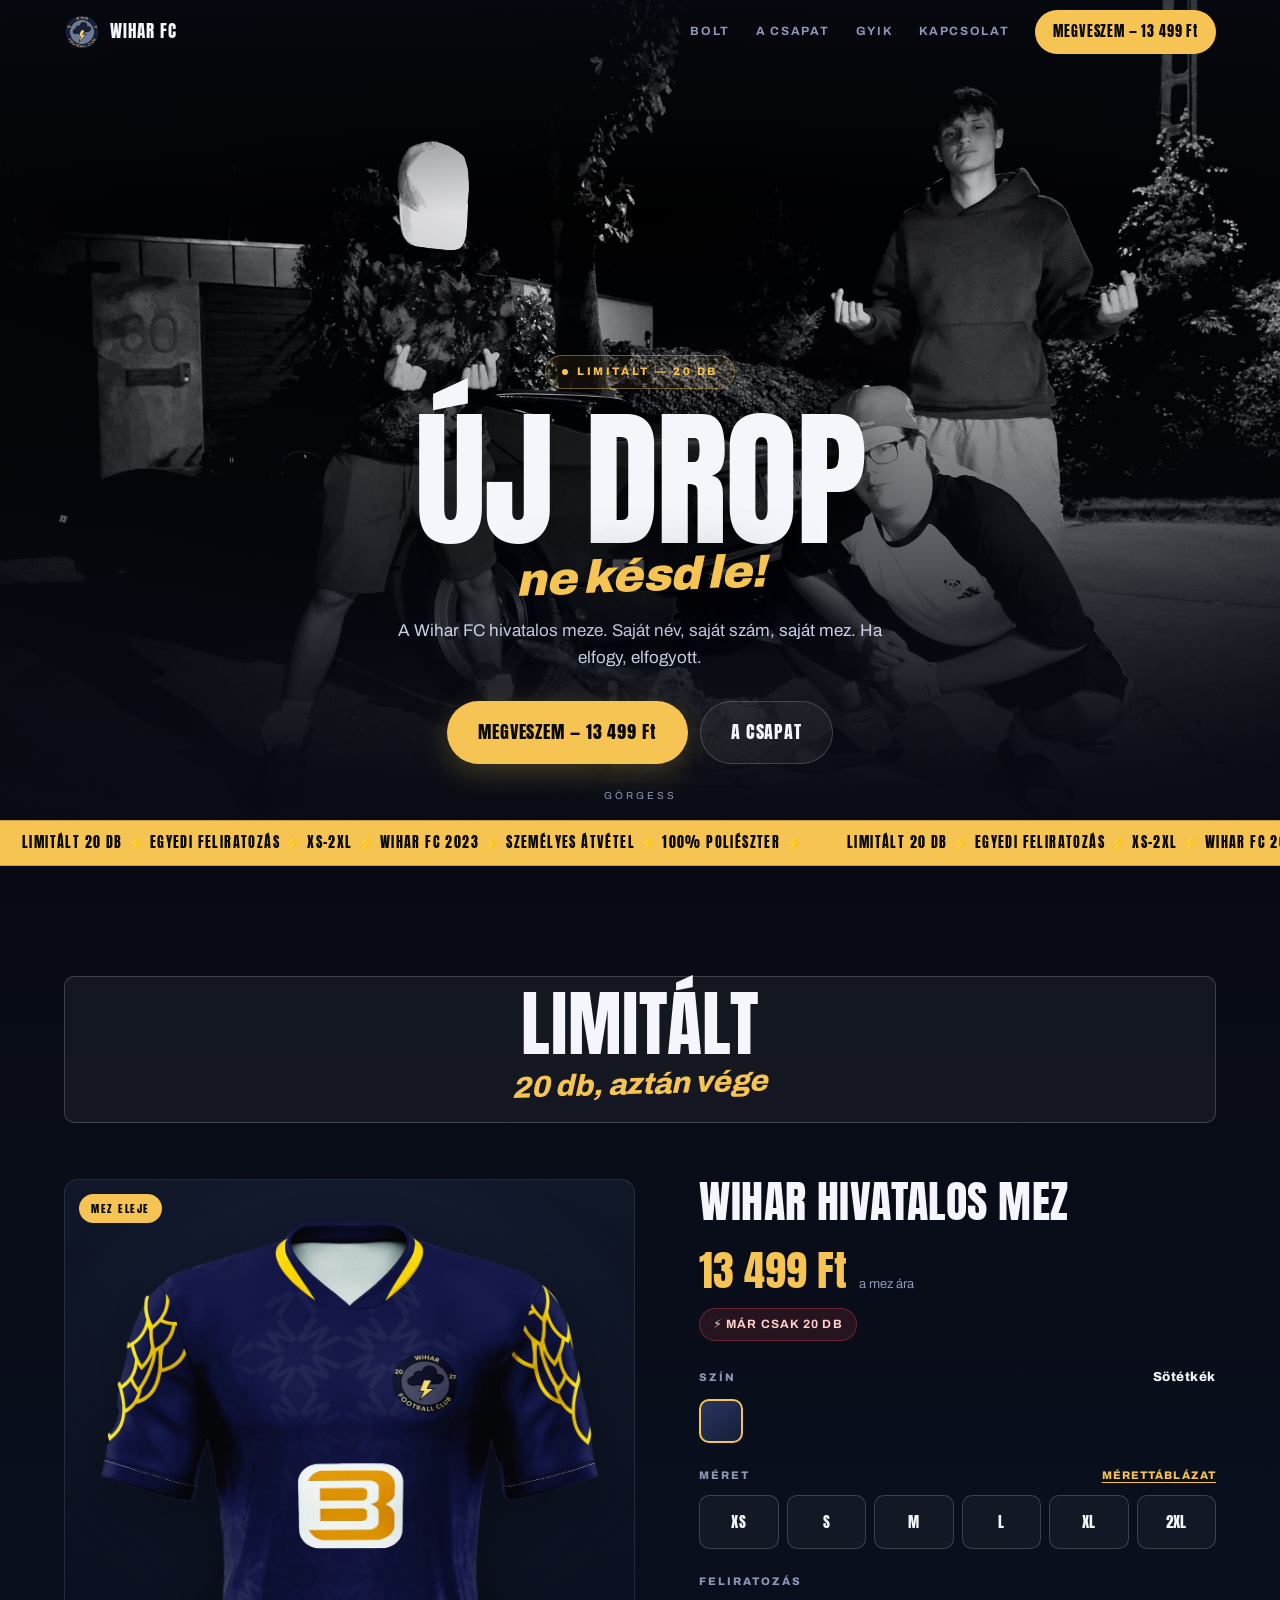
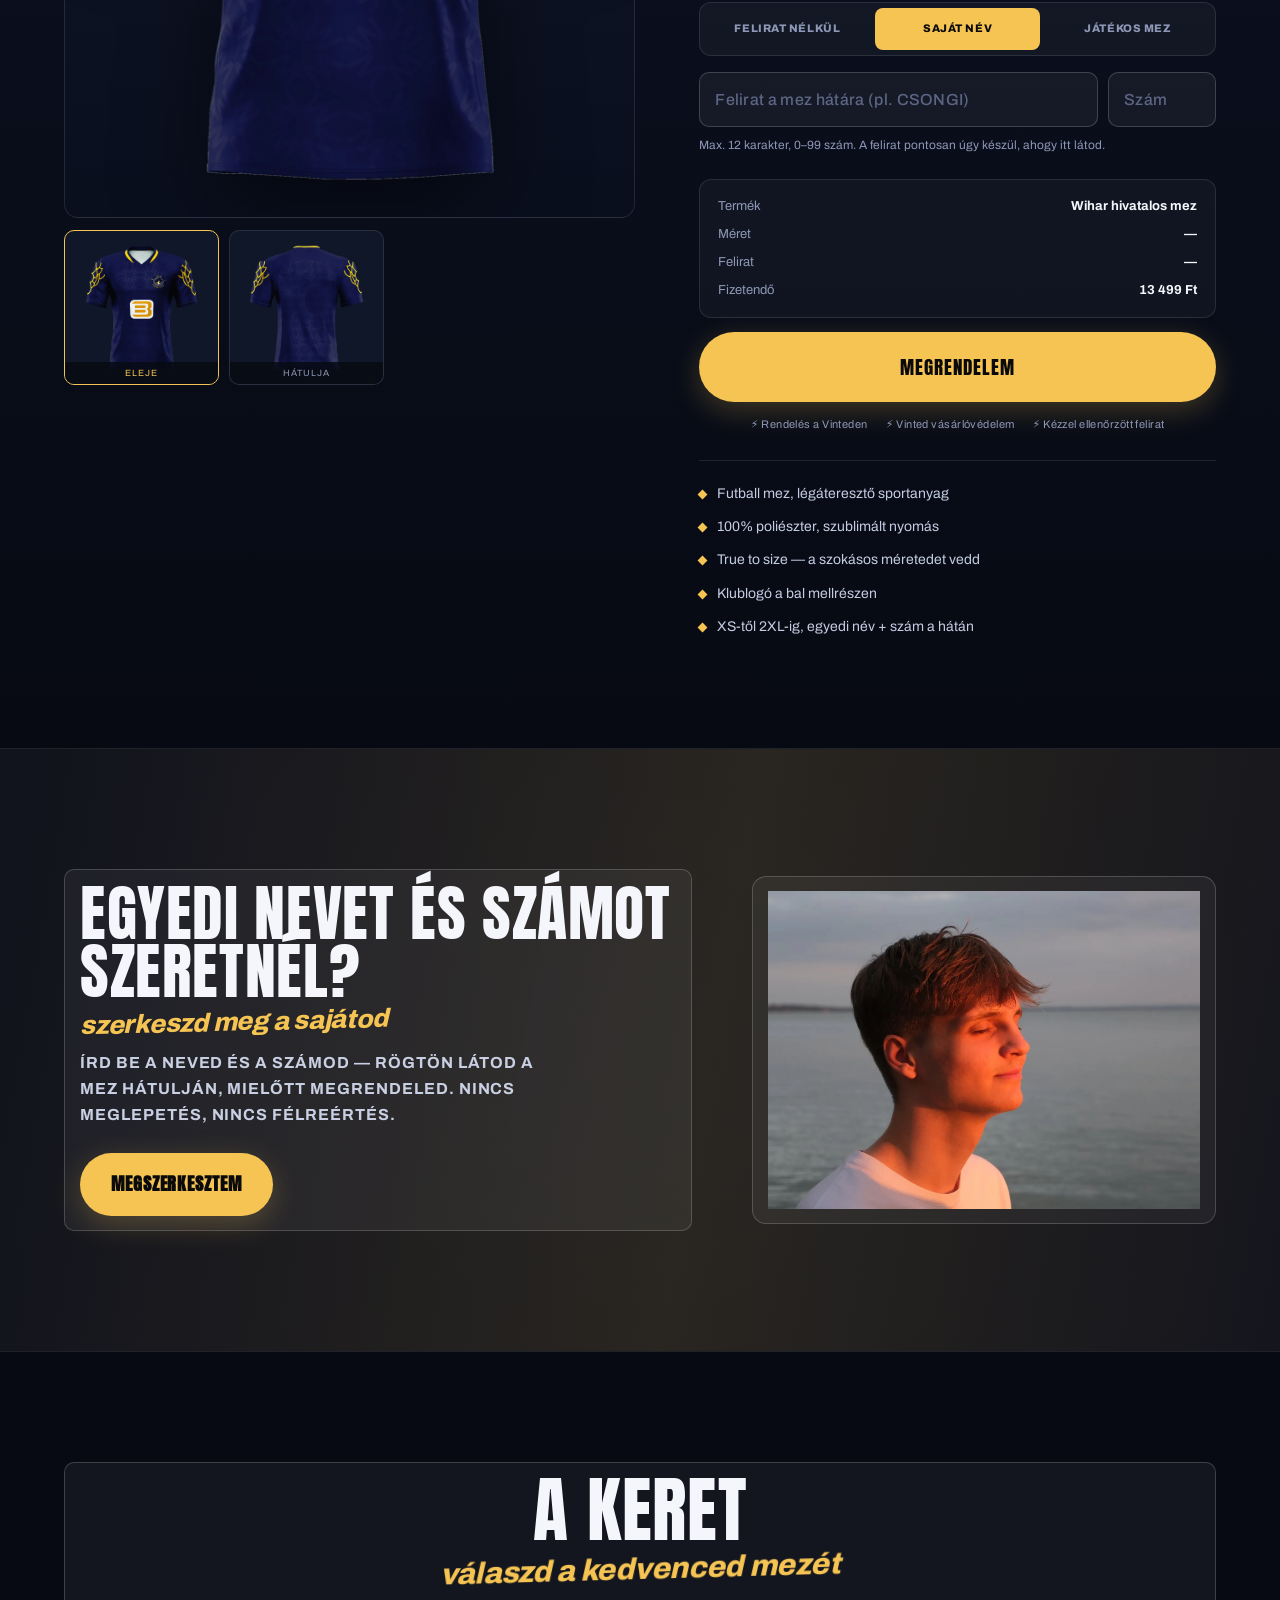
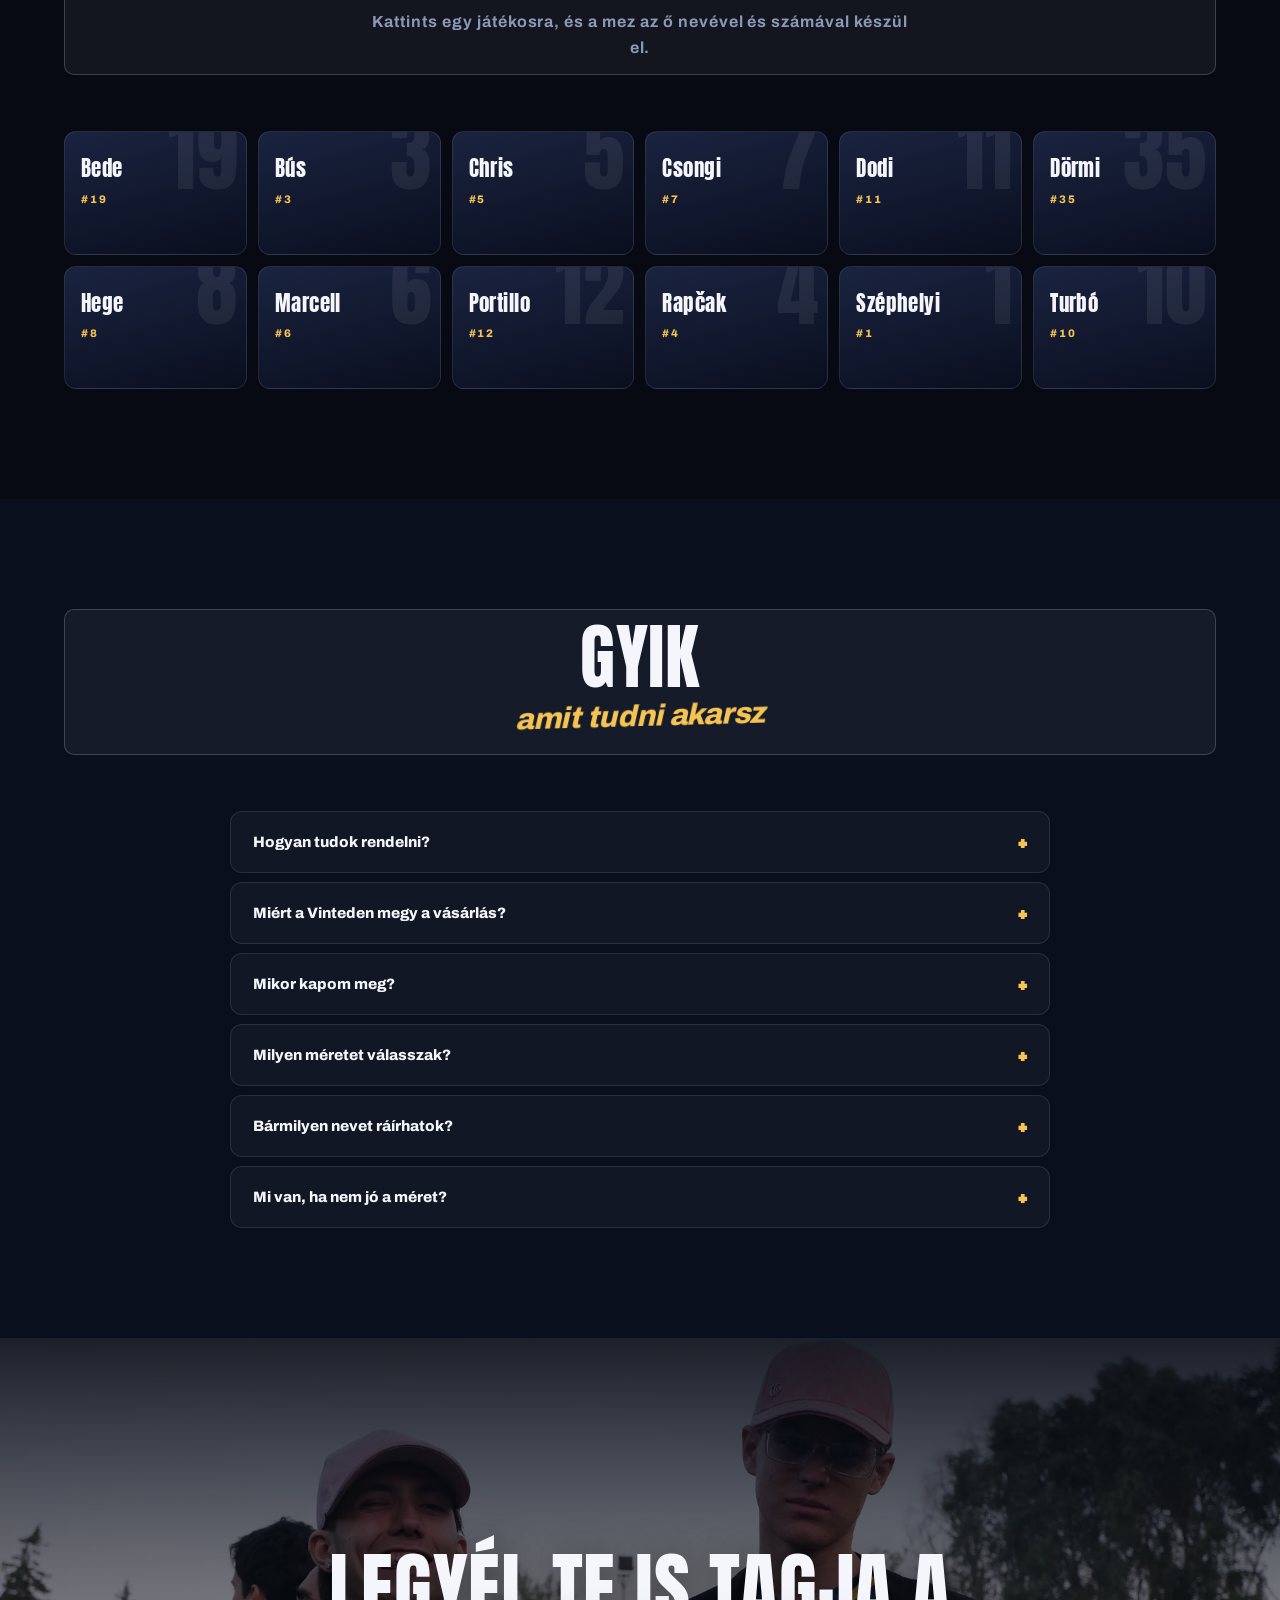
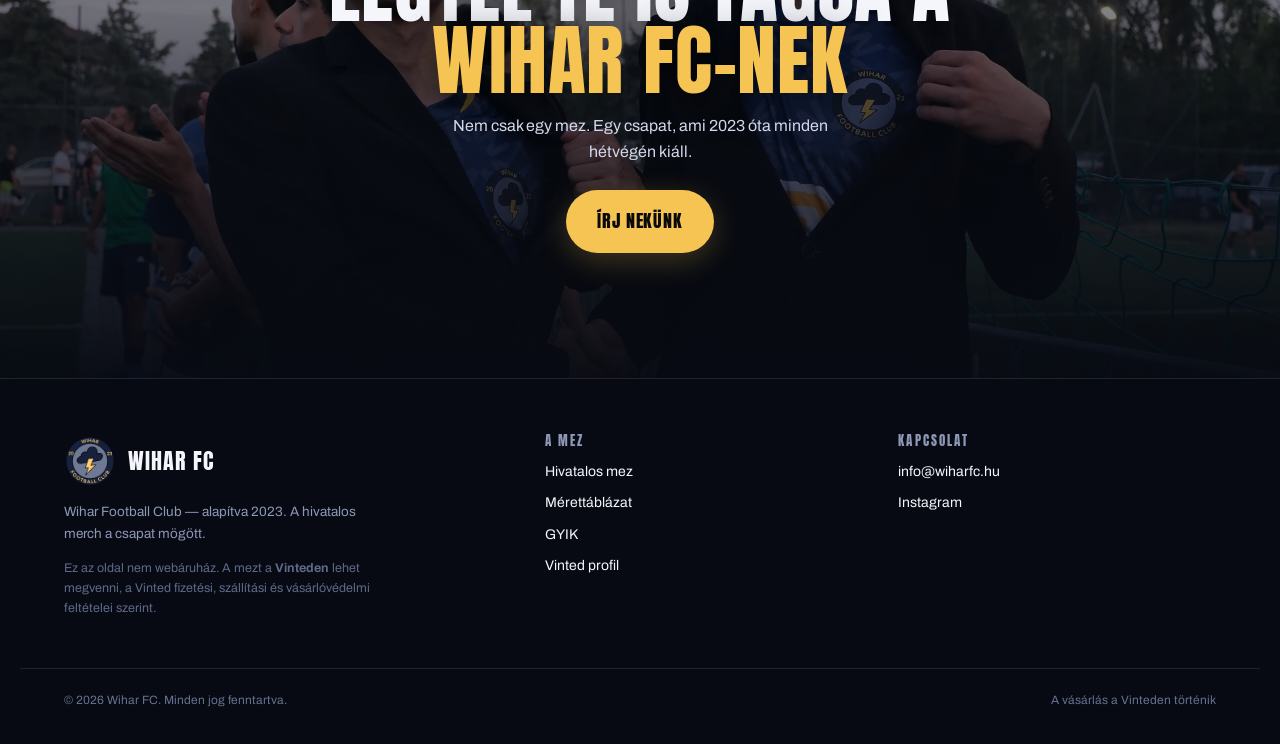
<file: index.html>
<!DOCTYPE html>
<html lang="hu">
<head>
<meta charset="utf-8">
<meta name="viewport" content="width=device-width,initial-scale=1,viewport-fit=cover">
<title>Wihar FC — Hivatalos mez | wiharfc.hu</title>
<meta name="description" content="A Wihar FC hivatalos, limitált szériás futballmeze. Egyedi névvel és számmal, XS–2XL méretben. Csak 20 darab.">
<meta name="theme-color" content="#070A12">
<link rel="canonical" href="https://wiharfc.hu/">
<link rel="icon" href="assets/favicon.png" type="image/png">
<link rel="apple-touch-icon" href="assets/icon-192.png">
<link rel="manifest" href="site.webmanifest">
<meta property="og:type" content="website">
<meta property="og:site_name" content="Wihar FC">
<meta property="og:locale" content="hu_HU">
<meta property="og:url" content="https://wiharfc.hu/">
<meta property="og:title" content="Wihar FC — Hivatalos mez">
<meta property="og:description" content="Limitált szériás Wihar FC mez, egyedi névvel és számmal. Csak 20 darab.">
<meta property="og:image" content="https://wiharfc.hu/assets/team.jpg">
<meta name="twitter:card" content="summary_large_image">
<link rel="preload" href="assets/fonts/anton-latin-ext.woff2" as="font" type="font/woff2" crossorigin>
<link rel="preload" href="assets/fonts/archivo-latin-ext.woff2" as="font" type="font/woff2" crossorigin>
<link rel="stylesheet" href="css/style.css">
</head>
<body>
<a class="skip" href="#bolt">Ugrás a boltra</a>

<!-- ======================= HEADER ======================= -->
<header class="hdr" id="hdr">
  <div class="wrap hdr-in">
    <a class="brand" href="#top" aria-label="Wihar FC kezdőlap">
      <img src="assets/logo.png" alt="" width="36" height="36">
      <span>WIHAR&nbsp;FC</span>
    </a>
    <button class="burger" id="burger" aria-label="Menü" aria-expanded="false" aria-controls="nav"><span></span></button>
    <nav class="nav" id="nav">
      <a href="#bolt">Bolt</a>
      <a href="#csapat">A csapat</a>
      <a href="#gyik">GYIK</a>
      <a href="#kapcsolat">Kapcsolat</a>
      <button class="hdr-cta" data-scroll="#bolt">MEGVESZEM</button>
    </nav>
  </div>
</header>

<!-- ======================= HERO ======================= -->
<section class="hero" id="top">
  <div class="hero-bg">
    <picture>
      <source media="(max-width:700px)" type="image/webp" srcset="assets/hero-sm.webp">
      <source media="(max-width:700px)" srcset="assets/hero-sm.jpg">
      <source type="image/webp" srcset="assets/hero.webp">
      <img src="assets/hero.jpg" alt="Wihar FC csapattagok" fetchpriority="high" width="2000" height="1234">
    </picture>
  </div>
  <div class="wrap hero-in">
    <span class="eyebrow"><span class="dot"></span> Limitált — 20 db</span>
    <h1>ÚJ DROP<em>ne késd le!</em></h1>
    <p>A Wihar FC hivatalos meze. Saját név, saját szám, saját mez. Ha elfogy, elfogyott.</p>
    <div class="hero-btns">
      <button class="btn btn-primary" data-scroll="#bolt">MEGVESZEM — 13 499 FT</button>
      <a class="btn btn-ghost" href="#csapat">A CSAPAT</a>
    </div>
  </div>
  <span class="scroll-hint" aria-hidden="true">GÖRGESS</span>
</section>

<!-- ======================= TICKER ======================= -->
<div class="ticker" aria-hidden="true">
  <div class="ticker-track">
    <span>LIMITÁLT 20 DB ⚡ EGYEDI FELIRATOZÁS ⚡ XS–2XL ⚡ WIHAR FC 2023 ⚡ SZEMÉLYES ÁTVÉTEL ⚡ 100% POLIÉSZTER ⚡</span>
    <span>LIMITÁLT 20 DB ⚡ EGYEDI FELIRATOZÁS ⚡ XS–2XL ⚡ WIHAR FC 2023 ⚡ SZEMÉLYES ÁTVÉTEL ⚡ 100% POLIÉSZTER ⚡</span>
  </div>
</div>

<!-- ======================= PRODUCT ======================= -->
<main>
<section class="sec" id="bolt">
  <div class="wrap">
    <div class="sec-head rv">
      <h2>LIMITÁLT</h2>
      <span class="script">20 db, aztán vége</span>
    </div>

    <div class="product">
      <!-- ---------- gallery ---------- -->
      <div class="gallery">
        <div class="stage">
          <span class="stage-badge" id="stageBadge">MEZ ELEJE</span>

          <div class="slide on" data-slide="0">
            <picture>
              <source srcset="assets/jersey-front.webp" type="image/webp">
              <img src="assets/jersey-front.png" alt="Wihar FC mez eleje" width="1100" height="1231">
            </picture>
          </div>

          <div class="slide" data-slide="1">
            <div class="shirt">
              <picture>
                <source srcset="assets/jersey-back.webp" type="image/webp">
                <img src="assets/jersey-back.png" alt="Wihar FC mez hátulja" width="1100" height="1213" loading="lazy">
              </picture>
              <!-- live feliratozás előnézet -->
              <svg class="print" viewBox="0 0 1100 1213" preserveAspectRatio="xMidYMid meet" aria-hidden="true">
                <text class="pname" id="pvName" x="550" y="315" text-anchor="middle" font-size="120"></text>
                <text class="pnum"  id="pvNum"  x="550" y="703" text-anchor="middle" font-size="430"></text>
              </svg>
            </div>
          </div>

        </div>

        <div class="thumbs" role="tablist" aria-label="Termékképek">
          <button class="thumb on" role="tab" aria-selected="true" data-go="0"><img src="assets/jersey-front.webp" alt="Mez eleje"><span class="thumb-cap">ELEJE</span></button>
          <button class="thumb" role="tab" aria-selected="false" data-go="1"><img src="assets/jersey-back.webp" alt="Mez hátulja"><span class="thumb-cap">HÁTULJA</span></button>
        </div>
      </div>

      <!-- ---------- buy panel ---------- -->
      <div class="buy">
        <h2>WIHAR HIVATALOS MEZ</h2>
        <div class="price"><b id="priceTag">13 499 Ft</b><small>a mez ára</small></div>
        <span class="stock" id="stockTag">⚡ Már csak 20 db</span>

        <div class="field">
          <div class="lbl">Szín <b>Sötétkék</b></div>
          <div class="swatch"><span class="sw" title="Sötétkék" aria-label="Sötétkék"></span></div>
        </div>

        <div class="field">
          <div class="lbl">Méret <button class="lnk" id="openChart" type="button">Mérettáblázat</button></div>
          <div class="sizes" id="sizes" role="group" aria-label="Méret választás"></div>
          <p class="err" id="sizeErr">Válassz méretet a rendeléshez.</p>
        </div>

        <div class="field">
          <div class="lbl">Feliratozás</div>
          <div class="tabs" role="tablist" aria-label="Feliratozás típusa">
            <button class="tab" role="tab" aria-selected="false" data-mode="none">Felirat nélkül</button>
            <button class="tab" role="tab" aria-selected="true"  data-mode="custom">Saját név</button>
            <button class="tab" role="tab" aria-selected="false" data-mode="player">Játékos mez</button>
          </div>

          <div class="mini" aria-hidden="true">
            <span class="tag">Élő előnézet</span>
            <img src="assets/jersey-back.webp" alt="" width="1100" height="1213" loading="lazy">
            <svg viewBox="0 0 1100 1213" preserveAspectRatio="xMidYMid meet">
              <text class="pname" id="mvName" x="550" y="315" text-anchor="middle" font-size="120"></text>
              <text class="pnum"  id="mvNum"  x="550" y="703" text-anchor="middle" font-size="430"></text>
            </svg>
          </div>

          <div id="paneCustom">
            <div class="inputs">
              <input class="in" id="inName" type="text" maxlength="12" placeholder="Felirat a mez hátára (pl. CSONGI)" aria-label="Név a mez hátára" autocomplete="off">
              <input class="in" id="inNum" type="text" inputmode="numeric" maxlength="2" placeholder="Szám" aria-label="Szám a mez hátára" autocomplete="off">
            </div>
            <p class="hint">Max. 12 karakter, 0–99 szám. A felirat pontosan úgy készül, ahogy itt látod.</p>
          </div>

          <div id="panePlayer" hidden>
            <select class="in" id="selPlayer" aria-label="Válassz egy játékost">
              <option value="">Válassz egy játékost…</option>
            </select>
            <p class="hint">A keret hivatalos neve és száma kerül a mezre.</p>
          </div>
        </div>

        <div class="summary">
          <dl>
            <dt>Termék</dt><dd>Wihar hivatalos mez</dd>
            <dt>Méret</dt><dd id="sumSize">—</dd>
            <dt>Felirat</dt><dd id="sumPrint">—</dd>
            <dt>Fizetendő</dt><dd id="sumPrice">13 499 Ft</dd>
          </dl>
        </div>

        <button class="btn btn-primary" id="buyBtn" type="button">MEGRENDELEM</button>
        <div class="assure">
          <span>⚡ Rendelés a Vinteden</span><span>⚡ Vinted vásárlóvédelem</span><span>⚡ Kézzel ellenőrzött felirat</span>
        </div>

        <ul class="specs">
          <li>Futball mez, légáteresztő sportanyag</li>
          <li>100% poliészter, szublimált nyomás</li>
          <li>True to size — a szokásos méretedet vedd</li>
          <li>Klublogó a bal mellrészen</li>
          <li>XS-től 2XL-ig, egyedi név + szám a hátán</li>
        </ul>
      </div>
    </div>
  </div>
</section>

<!-- ======================= PERSONALISE BAND ======================= -->
<section class="band">
  <video autoplay muted loop playsinline poster="assets/bolt-poster.jpg" aria-hidden="true">
    <source src="assets/bolt.mp4" type="video/mp4">
  </video>
  <div class="wrap band-grid">
    <div class="rv">
      <h2>EGYEDI NEVET ÉS SZÁMOT SZERETNÉL?<span class="script">szerkeszd meg a sajátod</span></h2>
      <p>Írd be a neved és a számod — rögtön látod a mez hátulján, mielőtt megrendeled. Nincs meglepetés, nincs félreértés.</p>
      <button class="btn btn-primary" data-scroll="#bolt" data-focus="inName">MEGSZERKESZTEM</button>
    </div>
    <figure class="rv"><picture><source type="image/webp" srcset="assets/portrait.webp"><img src="assets/portrait.jpg" alt="Wihar FC szurkoló" width="1500" height="1000" loading="lazy"></picture></figure>
  </div>
</section>

<!-- ======================= SQUAD ======================= -->
<section class="sec" id="csapat">
  <div class="wrap">
    <div class="sec-head rv">
      <h2>A KERET</h2>
      <span class="script">válaszd a kedvenced mezét</span>
      <p>Kattints egy játékosra, és a mez az ő nevével és számával készül el.</p>
    </div>
    <div class="squad" id="squad"></div>
  </div>
</section>

<!-- ======================= FAQ ======================= -->
<section class="sec" id="gyik" style="background:var(--navy-900)">
  <div class="wrap">
    <div class="sec-head rv"><h2>GYIK</h2><span class="script">amit tudni akarsz</span></div>
    <div class="faq">
      <details><summary>Hogyan tudok rendelni?</summary><div class="body">Itt az oldalon összeállítod a mezed — méret, név, szám —, majd a „Megrendelem” gombra kattintasz. Kapsz egy rövid szöveget, amiben benne van minden, amit kértél. Ezt kimásolod, és beilleszted a Vinteden, üzenetben. Onnantól a Vinteden intézzük.</div></details>
      <details><summary>Miért a Vinteden megy a vásárlás?</summary><div class="body">Mert ott van a fizetés, a szállítás és a Vinted saját vásárlóvédelme is — így neked biztonságosabb. Ez az oldal csak megmutatja a mezt és összerakja a rendelésed, hogy ne kelljen a Vinteden gépelned.</div></details>
      <details><summary>Mikor kapom meg?</summary><div class="body">A mezek egyszerre készülnek, miután összegyűltek a rendelések. A gyártás és a kiszállítás együtt nagyjából 3–4 hét. A pontos állásról a Vinteden szólunk.</div></details>
      <details><summary>Milyen méretet válasszak?</summary><div class="body">A mez true to size, szóval a szokásos méretedet vedd. Ha bizonytalan vagy, nyisd meg a <button class="lnk" data-openchart type="button">mérettáblázatot</button> — mérj le egy pólót, ami jól áll rajtad, és hasonlítsd össze.</div></details>
      <details><summary>Bármilyen nevet ráírhatok?</summary><div class="body">Max. 12 karakter és 0–99 közötti szám. Minden feliratot megnézünk gyártás előtt, és visszaigazoljuk — ha elgépelted, ott még javítható. Sértő feliratot nem gyártunk le.</div></details>
      <details><summary>Mi van, ha nem jó a méret?</summary><div class="body">Írj rá a Vinteden, és megoldjuk. A vásárlás a Vinteden történik, így a Vinted saját vásárlóvédelme és vitarendezése vonatkozik rá. Egyedi felirattal készült mezt cserélni nehéz — ezért is igazoljuk vissza a feliratot és a méretet, mielőtt bármi elkészül.</div></details>
    </div>
  </div>
</section>
</main>

<!-- ======================= JOIN ======================= -->
<section class="join">
  <picture>
    <source media="(max-width:700px)" type="image/webp" srcset="assets/team-sm.webp">
    <source media="(max-width:700px)" srcset="assets/team-sm.jpg">
    <source type="image/webp" srcset="assets/team.webp">
    <img src="assets/team.jpg" alt="Wihar FC csapat" width="1800" height="1200" loading="lazy">
  </picture>
  <div class="wrap">
    <h2>LEGYÉL TE IS TAGJA A<br><span>WIHAR&nbsp;FC-NEK</span></h2>
    <p>Nem csak egy mez. Egy csapat, ami 2023 óta minden hétvégén kiáll.</p>
    <a class="btn btn-primary" href="#kapcsolat">ÍRJ NEKÜNK</a>
  </div>
</section>

<!-- ======================= FOOTER ======================= -->
<footer class="ftr" id="kapcsolat">
  <div class="wrap ftr-grid">
    <div>
      <div class="ftr-brand"><img src="assets/logo.png" alt="" width="52" height="52"><b>WIHAR FC</b></div>
      <p>Wihar Football Club — alapítva 2023. A hivatalos merch a csapat mögött.</p>
      <p class="note">Ez az oldal nem webáruház. A mezt a <b>Vinteden</b> lehet megvenni, a Vinted fizetési, szállítási és vásárlóvédelmi feltételei szerint.</p>
    </div>
    <div>
      <h4>A MEZ</h4>
      <ul>
        <li><a href="#bolt">Hivatalos mez</a></li>
        <li><a href="#" data-openchart>Mérettáblázat</a></li>
        <li><a href="#gyik">GYIK</a></li>
        <li><a href="https://www.vinted.hu/member/242944965-wihar-fc" rel="noopener" target="_blank" data-vinted>Vinted profil</a></li>
      </ul>
    </div>
    <div>
      <h4>KAPCSOLAT</h4>
      <ul>
        <li><a href="mailto:info@wiharfc.hu" data-email>info@wiharfc.hu</a></li>
        <li><a href="https://instagram.com/wiharfc" rel="noopener" target="_blank" data-insta>Instagram</a></li>
      </ul>
    </div>
  </div>
  <div class="wrap ftr-bot">
    <span>© <span id="yr">2026</span> Wihar FC. Minden jog fenntartva.</span>
    <span>A vásárlás a Vinteden történik</span>
  </div>
</footer>

<!-- ======================= SIZE CHART MODAL ======================= -->
<div class="modal" id="chart" role="dialog" aria-modal="true" aria-labelledby="chartTitle">
  <div class="modal-bg" data-close></div>
  <div class="modal-box">
    <button class="modal-close" data-close aria-label="Bezárás">✕</button>
    <h3 id="chartTitle">MÉRETTÁBLÁZAT</h3>
    <p style="color:var(--slate);font-size:14px;margin:0">Foci mez — a méretek centiméterben, fektetve mérve. Tolerancia +/− 1 cm.</p>
    <table>
      <thead><tr><th>Méret</th><th>A</th><th>B</th><th>C</th></tr></thead>
      <tbody>
        <tr><td>XS</td><td>71</td><td>45,5</td><td>30</td></tr>
        <tr><td>S</td><td>75</td><td>49,5</td><td>31</td></tr>
        <tr><td>M</td><td>77</td><td>52,5</td><td>33</td></tr>
        <tr><td>L</td><td>79</td><td>55,5</td><td>35</td></tr>
        <tr><td>XL</td><td>81</td><td>58,5</td><td>37</td></tr>
        <tr><td>2XL</td><td>83</td><td>62,5</td><td>39</td></tr>
      </tbody>
    </table>
    <figure><img src="assets/meret.jpg" alt="Foci mez mérettáblázat: A, B és C mérőpontok" width="1100" height="1554" loading="lazy"></figure>
    <p style="color:var(--slate);font-size:13px">Tipp: mérj le egy pólót, ami jól áll rajtad, és azt hasonlítsd a táblázathoz. A mez true to size.</p>
  </div>
</div>

<!-- ======================= STICKY BUY BAR ======================= -->
<div class="stickybar" id="sticky">
  <div class="m"><b>13 499 Ft</b><span id="stickyMeta">Válassz méretet</span></div>
  <button class="btn btn-primary" data-buy type="button">MEGRENDELEM</button>
</div>

<div class="toast" id="toast" role="status" aria-live="polite"></div>

<script type="application/ld+json">
{
  "@context":"https://schema.org",
  "@type":"Product",
  "name":"Wihar FC hivatalos mez",
  "image":["https://wiharfc.hu/assets/jersey-front.png","https://wiharfc.hu/assets/jersey-back.png"],
  "description":"A Wihar FC hivatalos, limitált szériás futballmeze. Egyedi névvel és számmal, XS–2XL méretben.",
  "brand":{"@type":"Brand","name":"Wihar FC"},
  "offers":{
    "@type":"Offer",
    "url":"https://wiharfc.hu/#bolt",
    "priceCurrency":"HUF",
    "price":"13499",
    "availability":"https://schema.org/LimitedAvailability"
  }
}
</script>
<script src="js/app.js"></script>
</body>
</html>
</file>
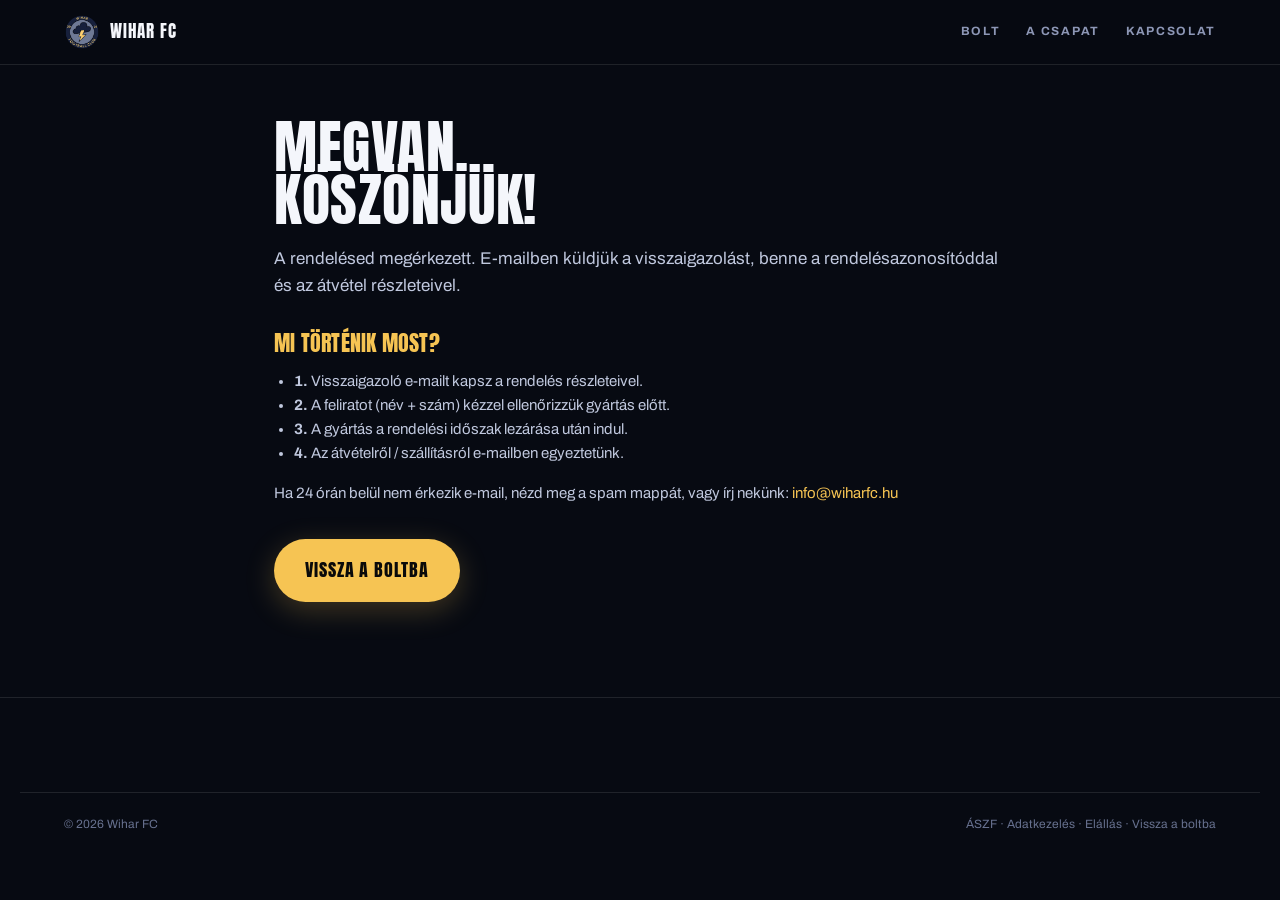
<file: koszonjuk.html>
<!DOCTYPE html>
<html lang="hu">
<head>
<meta charset="utf-8">
<meta name="viewport" content="width=device-width,initial-scale=1,viewport-fit=cover">
<title>Köszönjük a rendelést — Wihar FC</title>
<meta name="description" content="Sikeres rendelés a Wihar FC boltban.">
<meta name="robots" content="noindex">
<meta name="theme-color" content="#070A12">
<link rel="icon" href="assets/favicon.png" type="image/png">
<link rel="stylesheet" href="css/style.css">
</head>
<body>
<header class="hdr solid">
  <div class="wrap hdr-in">
    <a class="brand" href="index.html"><img src="assets/logo.png" alt="" width="36" height="36"><span>WIHAR&nbsp;FC</span></a>
    <nav class="nav"><a href="index.html#bolt">Bolt</a><a href="index.html#csapat">A csapat</a><a href="index.html#kapcsolat">Kapcsolat</a></nav>
  </div>
</header>
<main class="wrap doc">

  <h1>MEGVAN.<br>KÖSZÖNJÜK!</h1>
  <p style="font-size:17px;margin-top:18px">A rendelésed megérkezett. E-mailben küldjük a visszaigazolást, benne a rendelésazonosítóddal és az átvétel részleteivel.</p>
  <h2>Mi történik most?</h2>
  <ul>
    <li><b>1.</b> Visszaigazoló e-mailt kapsz a rendelés részleteivel.</li>
    <li><b>2.</b> A feliratot (név + szám) kézzel ellenőrizzük gyártás előtt.</li>
    <li><b>3.</b> A gyártás a rendelési időszak lezárása után indul.</li>
    <li><b>4.</b> Az átvételről / szállításról e-mailben egyeztetünk.</li>
  </ul>
  <p>Ha 24 órán belül nem érkezik e-mail, nézd meg a spam mappát, vagy írj nekünk: <a href="mailto:info@wiharfc.hu" style="color:var(--gold)">info@wiharfc.hu</a></p>
  <p style="margin-top:34px"><a class="btn btn-primary" href="index.html">VISSZA A BOLTBA</a></p>
</main>
<footer class="ftr">
  <div class="wrap ftr-bot">
    <span>&copy; 2026 Wihar FC</span>
    <span><a href="aszf.html">ÁSZF</a> · <a href="adatkezeles.html">Adatkezelés</a> · <a href="elallas.html">Elállás</a> · <a href="index.html">Vissza a boltba</a></span>
  </div>
</footer>
</body>
</html>
</file>
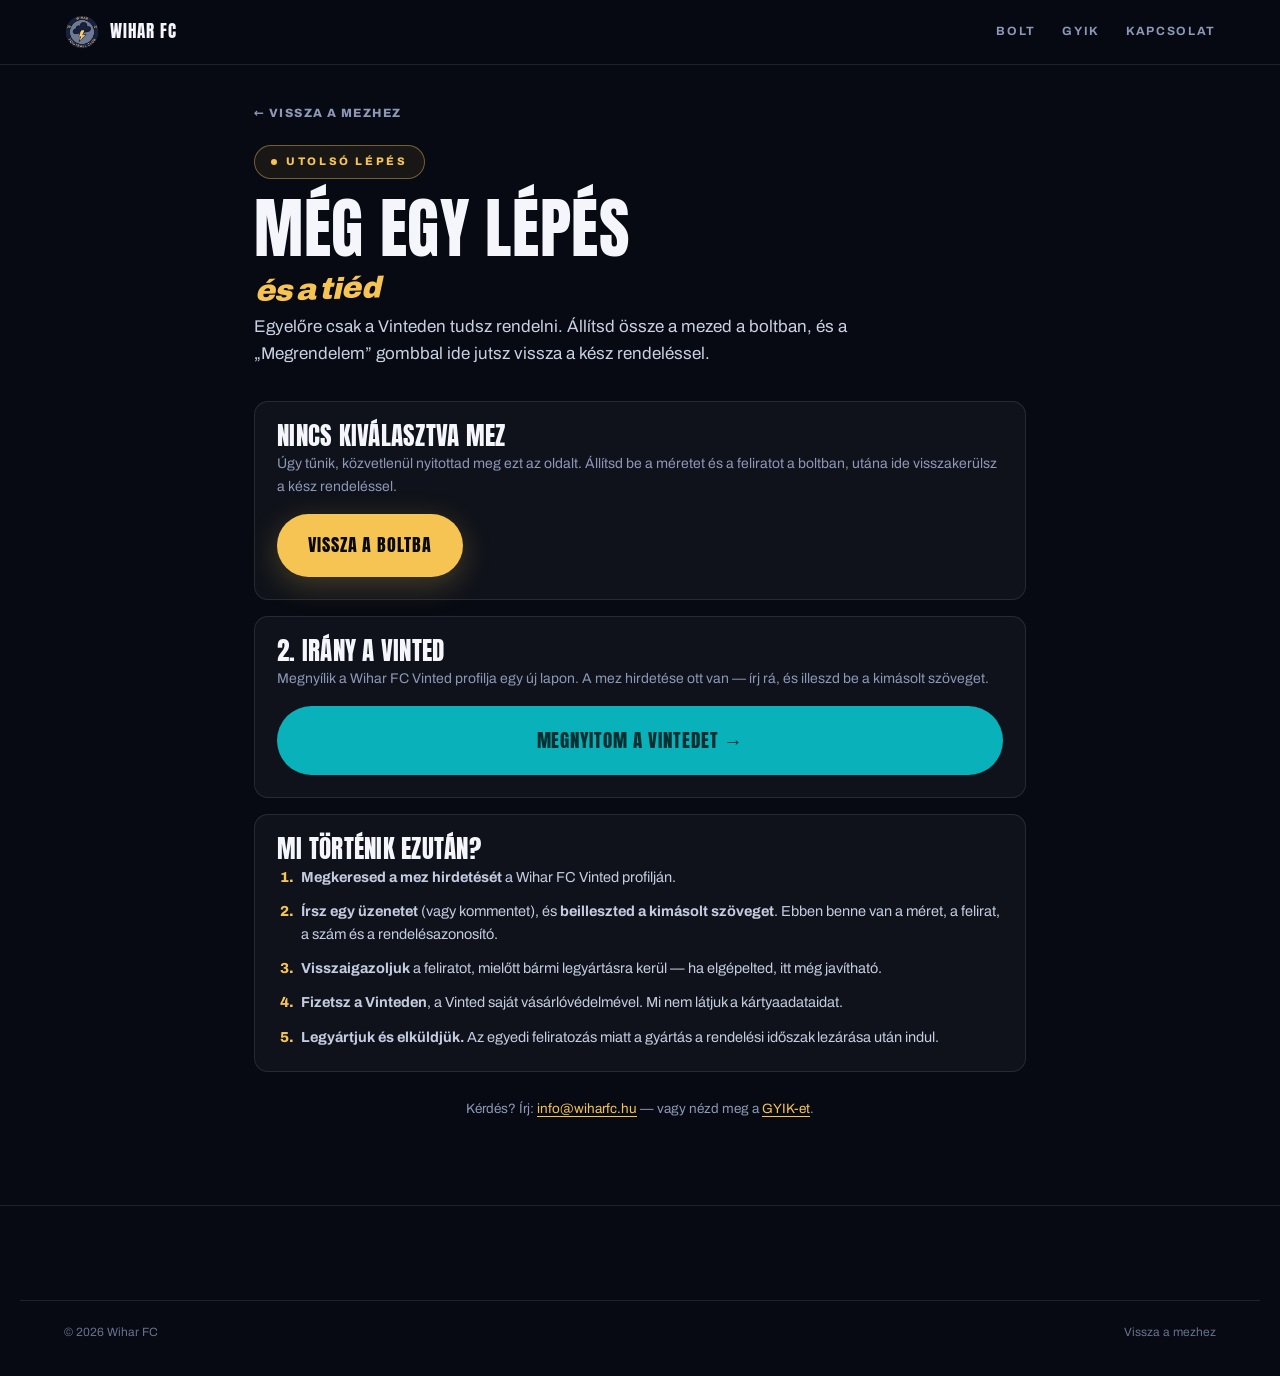
<file: rendeles.html>
<!DOCTYPE html>
<html lang="hu">
<head>
<meta charset="utf-8">
<meta name="viewport" content="width=device-width,initial-scale=1,viewport-fit=cover">
<title>Rendelés — Wihar FC</title>
<meta name="description" content="Rendeld meg a Wihar FC hivatalos mezét a Vinteden.">
<meta name="robots" content="noindex">
<meta name="theme-color" content="#070A12">
<link rel="icon" href="assets/favicon.png" type="image/png">
<link rel="stylesheet" href="css/style.css">
</head>
<body>

<header class="hdr solid">
  <div class="wrap hdr-in">
    <a class="brand" href="index.html"><img src="assets/logo.png" alt="" width="36" height="36"><span>WIHAR&nbsp;FC</span></a>
    <nav class="nav"><a href="index.html#bolt">Bolt</a><a href="index.html#gyik">GYIK</a><a href="index.html#kapcsolat">Kapcsolat</a></nav>
  </div>
</header>

<main class="wrap order">

  <a class="back" href="index.html#bolt">← Vissza a mezhez</a>

  <span class="eyebrow"><span class="dot"></span> Utolsó lépés</span>
  <h1>MÉG EGY LÉPÉS<em>és a tiéd</em></h1>

  <p class="lead">
    Egyelőre <b>csak a Vinteden</b> tudsz rendelni — ott van a vásárlóvédelem, a fizetés és a szállítás is.
    Alul kimásolod a rendelésed, a Vinteden pedig beilleszted. Ennyi.
  </p>

  <!-- ===== a rendelés ===== -->
  <section class="card" id="orderCard">
    <div class="card-hd">
      <h2>A TE RENDELÉSED</h2>
      <span class="ref" id="refTag"></span>
    </div>

    <div class="order-grid">
      <div class="order-preview">
        <div class="mini-shirt">
          <img src="assets/jersey-back.webp" alt="A mez hátulja a te feliratoddal" width="1100" height="1213">
          <svg viewBox="0 0 1100 1213" preserveAspectRatio="xMidYMid meet" aria-hidden="true">
            <text class="pname" id="pvName" x="550" y="315" text-anchor="middle" font-size="120"></text>
            <text class="pnum"  id="pvNum"  x="550" y="703" text-anchor="middle" font-size="430"></text>
          </svg>
        </div>
      </div>

      <div class="order-facts">
        <dl>
          <dt>Termék</dt><dd>Wihar hivatalos mez</dd>
          <dt>Szín</dt><dd>Sötétkék</dd>
          <dt>Méret</dt><dd id="fSize">—</dd>
          <dt>Felirat</dt><dd id="fName">—</dd>
          <dt>Szám</dt><dd id="fNum">—</dd>
          <dt>Ár</dt><dd id="fPrice">13 499 Ft</dd>
        </dl>
      </div>
    </div>
  </section>

  <!-- ===== a másolandó szöveg ===== -->
  <section class="card" id="copyCard">
    <div class="card-hd">
      <h2>1. MÁSOLD KI EZT</h2>
    </div>
    <p class="card-sub">Ezt kell beilleszteni a Vinteden — üzenetben vagy a hirdetés alá kommentben. Enélkül nem tudjuk, melyik mezt kéred.</p>

    <textarea id="orderText" class="order-text" rows="9" readonly aria-label="A rendelésed szövege"></textarea>

    <button class="btn btn-primary btn-copy" id="copyBtn" type="button">SZÖVEG MÁSOLÁSA</button>
    <p class="hint" id="copyHint">Ha a másolás nem működik, jelöld ki a szöveget és másold kézzel.</p>
  </section>

  <!-- ===== vinted ===== -->
  <section class="card">
    <div class="card-hd">
      <h2>2. IRÁNY A VINTED</h2>
    </div>
    <p class="card-sub">Megnyílik a Wihar FC Vinted profilja egy új lapon. A mez hirdetése ott van — írj rá, és illeszd be a kimásolt szöveget.</p>

    <a class="btn btn-vinted" id="vintedBtn" href="https://www.vinted.hu/member/242944965-wihar-fc" target="_blank" rel="noopener noreferrer">
      MEGNYITOM A VINTEDET →
    </a>
  </section>

  <!-- ===== lépések ===== -->
  <section class="card">
    <div class="card-hd">
      <h2>MI TÖRTÉNIK EZUTÁN?</h2>
    </div>
    <ol class="steps">
      <li><b>Megkeresed a mez hirdetését</b> a Wihar FC Vinted profilján.</li>
      <li><b>Írsz egy üzenetet</b> (vagy kommentet), és <b>beilleszted a kimásolt szöveget</b>. Ebben benne van a méret, a felirat, a szám és a rendelésazonosító.</li>
      <li><b>Visszaigazoljuk</b> a feliratot, mielőtt bármi legyártásra kerül — ha elgépelted, itt még javítható.</li>
      <li><b>Fizetsz a Vinteden</b>, a Vinted saját vásárlóvédelmével. Mi nem látjuk a kártyaadataidat.</li>
      <li><b>Legyártjuk és elküldjük.</b> Az egyedi feliratozás miatt a gyártás a rendelési időszak lezárása után indul.</li>
    </ol>
  </section>

  <p class="foot-note">
    Kérdés? Írj: <a href="mailto:info@wiharfc.hu" data-email>info@wiharfc.hu</a> —
    vagy nézd meg a <a href="index.html#gyik">GYIK-et</a>.
  </p>

</main>

<footer class="ftr">
  <div class="wrap ftr-bot">
    <span>&copy; <span id="yr">2026</span> Wihar FC</span>
    <span><a href="index.html">Vissza a mezhez</a></span>
  </div>
</footer>

<div class="toast" id="toast" role="status" aria-live="polite"></div>

<script>
(function () {
  'use strict';
  var $ = function (s) { return document.querySelector(s); };
  var q = new URLSearchParams(location.search);

  var VINTED = $('#vintedBtn').getAttribute('href');
  var size  = (q.get('meret') || '').trim();
  var mode  = (q.get('mod')   || 'custom').trim();
  var name  = (q.get('nev')   || '').trim().toUpperCase();
  var num   = (q.get('szam')  || '').trim();
  var price = parseInt(q.get('ar'), 10);
  var ref   = (q.get('ref')   || '').trim();

  if (!isFinite(price)) price = 13499;
  var fmt = function (n) { return new Intl.NumberFormat('hu-HU').format(n) + ' Ft'; };

  $('#yr').textContent = new Date().getFullYear();

  // --- ha valaki közvetlenül nyitja meg a linket, küldjük vissza a boltba ---
  if (!size) {
    $('#orderCard').innerHTML =
      '<div class="card-hd"><h2>NINCS KIVÁLASZTVA MEZ</h2></div>' +
      '<p class="card-sub">Úgy tűnik, közvetlenül nyitottad meg ezt az oldalt. Állítsd be a méretet és a feliratot a boltban, ' +
      'utána ide visszakerülsz a kész rendeléssel.</p>' +
      '<a class="btn btn-primary" href="index.html#bolt">VISSZA A BOLTBA</a>';
    $('#copyCard').hidden = true;
    document.querySelector('.order .lead').textContent =
      'Egyelőre csak a Vinteden tudsz rendelni. Állítsd össze a mezed a boltban, és a „Megrendelem” gombbal ide jutsz vissza a kész rendeléssel.';
    $('#vintedBtn').addEventListener('click', function () {});
    return;
  }

  var printed = (mode !== 'none') && (name || num);

  $('#fSize').textContent  = size || '—';
  $('#fName').textContent  = printed ? (name || '—') : 'felirat nélkül';
  $('#fNum').textContent   = printed ? (num  || '—') : '—';
  $('#fPrice').textContent = fmt(price);
  $('#refTag').textContent = ref || '';

  // élő előnézet a mez hátulján
  var pvName = $('#pvName'), pvNum = $('#pvNum');
  var NAME = { base: 120, max: 520, min: 46 };
  var NUM  = { base: 430, max: 600, min: 190 };
  function fit(node, cfg) {
    node.removeAttribute('textLength');
    node.removeAttribute('lengthAdjust');
    node.setAttribute('font-size', cfg.base);
    if (!node.textContent) return;
    var w = 0;
    try { w = node.getComputedTextLength(); } catch (e) { return; }
    if (w <= cfg.max) return;
    var size = Math.max(cfg.min, Math.floor(cfg.base * cfg.max / w));
    node.setAttribute('font-size', size);
    try {
      if (node.getComputedTextLength() > cfg.max) {
        node.setAttribute('textLength', cfg.max);
        node.setAttribute('lengthAdjust', 'spacingAndGlyphs');
      }
    } catch (e) {}
  }
  function draw() {
    pvName.textContent = printed ? name : '';
    pvNum.textContent  = printed ? num  : '';
    fit(pvName, NAME); fit(pvNum, NUM);
  }
  draw();
  if (document.fonts && document.fonts.ready) document.fonts.ready.then(draw);

  // a kimásolható szöveg
  var lines = [
    'WIHAR FC — HIVATALOS MEZ RENDELÉS',
    '',
    'Méret:   ' + (size || '-'),
    'Felirat: ' + (printed ? (name || '-') : 'felirat nélkül'),
    'Szám:    ' + (printed ? (num || '-') : '-'),
    'Szín:    Sötétkék',
    'Ár:      ' + fmt(price),
    '',
    'Rendelésazonosító: ' + (ref || '-'),
    '',
    'Kérlek erősítsd meg a feliratot gyártás előtt. Köszi!'
  ];
  var text = lines.join('\n');
  $('#orderText').value = text;

  // másolás
  var tt;
  function toast(msg) {
    var el = $('#toast');
    el.textContent = msg; el.classList.add('on');
    clearTimeout(tt); tt = setTimeout(function () { el.classList.remove('on'); }, 3000);
  }
  function legacyCopy() {
    var ta = $('#orderText');
    ta.removeAttribute('readonly');
    ta.select(); ta.setSelectionRange(0, 99999);
    var ok = false;
    try { ok = document.execCommand('copy'); } catch (e) { ok = false; }
    ta.setAttribute('readonly', 'readonly');
    return ok;
  }
  $('#copyBtn').addEventListener('click', function () {
    var done = function (ok) {
      if (ok) {
        $('#copyBtn').textContent = '✓ KIMÁSOLVA';
        toast('Kimásolva — most illeszd be a Vinteden!');
        setTimeout(function () { $('#copyBtn').textContent = 'SZÖVEG MÁSOLÁSA'; }, 3000);
      } else {
        toast('Nem sikerült automatikusan. Jelöld ki a szöveget és másold kézzel.');
        $('#orderText').select();
      }
    };
    if (navigator.clipboard && navigator.clipboard.writeText) {
      navigator.clipboard.writeText(text).then(function () { done(true); }, function () { done(legacyCopy()); });
    } else {
      done(legacyCopy());
    }
  });

  // ha a Vinted gombot nyomja anélkül, hogy másolt volna — figyelmeztetjük
  $('#vintedBtn').addEventListener('click', function () {
    toast('Ne felejtsd el beilleszteni a rendelési szöveget a Vinteden!');
  });
})();
</script>
</body>
</html>
</file>
<file: css/style.css>
/* ============================================================
   WIHAR FC — wiharfc.hu
   ============================================================ */

/* ---------- fonts (self-hosted, no Google CDN → GDPR safe) ---------- */
@font-face{font-family:'Anton';src:url('../assets/fonts/anton-latin-ext.woff2') format('woff2');font-weight:400;font-style:normal;font-display:swap;unicode-range:U+0100-02BA,U+02BD-02C5,U+02C7-02CC,U+02CE-02D7,U+02DD-02FF,U+0304,U+0308,U+0329,U+1D00-1DBF,U+1E00-1E9F,U+1EF2-1EFF,U+2020,U+20A0-20AB,U+20AD-20C0,U+2113,U+2C60-2C7F,U+A720-A7FF;}
@font-face{font-family:'Anton';src:url('../assets/fonts/anton-latin.woff2') format('woff2');font-weight:400;font-style:normal;font-display:swap;unicode-range:U+0000-00FF,U+0131,U+0152-0153,U+02BB-02BC,U+02C6,U+02DA,U+02DC,U+0304,U+0308,U+0329,U+2000-206F,U+20AC,U+2122,U+2191,U+2193,U+2212,U+2215,U+FEFF,U+FFFD;}
@font-face{font-family:'Archivo';src:url('../assets/fonts/archivo-latin-ext.woff2') format('woff2');font-weight:100 900;font-style:normal;font-display:swap;unicode-range:U+0100-02BA,U+02BD-02C5,U+02C7-02CC,U+02CE-02D7,U+02DD-02FF,U+0304,U+0308,U+0329,U+1D00-1DBF,U+1E00-1E9F,U+1EF2-1EFF,U+2020,U+20A0-20AB,U+20AD-20C0,U+2113,U+2C60-2C7F,U+A720-A7FF;}
@font-face{font-family:'Archivo';src:url('../assets/fonts/archivo-latin.woff2') format('woff2');font-weight:100 900;font-style:normal;font-display:swap;unicode-range:U+0000-00FF,U+0131,U+0152-0153,U+02BB-02BC,U+02C6,U+02DA,U+02DC,U+0304,U+0308,U+0329,U+2000-206F,U+20AC,U+2122,U+2191,U+2193,U+2212,U+2215,U+FEFF,U+FFFD;}

/* ---------- tokens ---------- */
:root{
  --ink:#070A12;
  --navy-900:#0A0F1E;
  --navy-800:#101728;
  --navy-700:#1A2340;
  --navy-600:#243059;
  --line:rgba(255,255,255,.10);
  --line-2:rgba(255,255,255,.18);
  --gold:#F6C453;
  --gold-2:#FFDA82;
  --slate:#8D97B6;
  --white:#F4F6FB;
  --danger:#E5484D;
  --ok:#3DD68C;
  --r:14px;
  --maxw:1240px;
  --pad:clamp(18px,4vw,44px);
  --display:'Anton',Impact,'Haettenschweiler','Arial Narrow Bold',sans-serif;
  --body:'Archivo',system-ui,-apple-system,'Segoe UI',Roboto,Helvetica,Arial,sans-serif;
}

*,*::before,*::after{box-sizing:border-box}
html{scroll-behavior:smooth;-webkit-text-size-adjust:100%}
@media (prefers-reduced-motion:reduce){
  html{scroll-behavior:auto}
  *,*::before,*::after{animation-duration:.001ms!important;animation-iteration-count:1!important;transition-duration:.001ms!important}
}
body{
  margin:0;background:var(--ink);color:var(--white);
  font-family:var(--body);font-size:16px;line-height:1.6;
  -webkit-font-smoothing:antialiased;overflow-x:hidden;
}
img,video,svg{max-width:100%;display:block}
a{color:inherit;text-decoration:none}
button,input,select,textarea{font:inherit;color:inherit}
:focus-visible{outline:3px solid var(--gold);outline-offset:3px;border-radius:4px}
section[id],footer[id]{scroll-margin-top:78px}
.wrap{width:100%;max-width:var(--maxw);margin-inline:auto;padding-inline:var(--pad)}
.sr{position:absolute;width:1px;height:1px;padding:0;margin:-1px;overflow:hidden;clip:rect(0 0 0 0);white-space:nowrap;border:0}
.skip{position:absolute;left:-9999px;top:0;z-index:200;background:var(--gold);color:#000;padding:12px 18px;font-weight:800}
.skip:focus{left:12px;top:12px}

h1,h2,h3,h4{font-family:var(--display);font-weight:400;text-transform:uppercase;letter-spacing:.01em;line-height:.92;margin:0}
.script{font-family:var(--body);font-style:italic;font-weight:800;text-transform:none;letter-spacing:-.01em}

/* ---------- header ---------- */
.hdr{position:fixed;inset:0 0 auto 0;z-index:90;transition:background .3s,border-color .3s,backdrop-filter .3s;border-bottom:1px solid transparent}
.hdr.solid{background:rgba(7,10,18,.88);backdrop-filter:blur(14px);border-bottom-color:var(--line)}
.hdr-in{display:flex;align-items:center;gap:16px;height:64px}
.brand{display:flex;align-items:center;gap:10px;font-family:var(--display);font-size:17px;letter-spacing:.06em}
.brand img{width:36px;height:36px}
.nav{display:flex;gap:26px;margin-left:auto;align-items:center}
.nav a{font-size:12px;font-weight:700;letter-spacing:.14em;text-transform:uppercase;color:var(--slate);transition:color .18s}
.nav a:hover{color:var(--white)}
.hdr-cta{font-family:var(--display);font-size:14px;letter-spacing:.06em;background:var(--gold);color:#0A0A0A;padding:11px 18px;border-radius:999px;border:0;cursor:pointer;transition:transform .15s,box-shadow .15s}
.hdr-cta:hover{transform:translateY(-1px);box-shadow:0 8px 24px rgba(246,196,83,.32)}
.burger{display:none;margin-left:auto;background:none;border:1px solid var(--line-2);border-radius:10px;width:42px;height:42px;cursor:pointer;align-items:center;justify-content:center}
.burger span{display:block;width:18px;height:2px;background:var(--white);position:relative}
.burger span::before,.burger span::after{content:'';position:absolute;left:0;width:18px;height:2px;background:var(--white)}
.burger span::before{top:-6px}.burger span::after{top:6px}
@media(max-width:880px){
  .nav{position:fixed;inset:64px 0 auto 0;flex-direction:column;gap:0;background:rgba(7,10,18,.98);backdrop-filter:blur(14px);border-bottom:1px solid var(--line);padding:8px 0 18px;display:none}
  .nav.open{display:flex}
  .nav a{width:100%;padding:15px var(--pad);font-size:14px;border-bottom:1px solid var(--line)}
  .nav .hdr-cta{margin:14px var(--pad) 0;width:calc(100% - var(--pad)*2);padding:14px;font-size:16px}
  .burger{display:flex}
}

/* ---------- hero ---------- */
.hero{position:relative;min-height:min(94svh,820px);display:grid;place-items:end center;isolation:isolate;padding:120px 0 56px;overflow:hidden}
.hero-bg{position:absolute;inset:0;z-index:-2}
.hero-bg img{width:100%;height:100%;object-fit:cover;object-position:50% 42%;filter:grayscale(1) contrast(1.06) brightness(1.5)}
.hero::after{content:'';position:absolute;inset:0;z-index:-1;background:
  radial-gradient(120% 78% at 50% 26%,rgba(7,10,18,0),rgba(7,10,18,.42) 58%,rgba(7,10,18,.88) 92%),
  linear-gradient(180deg,rgba(7,10,18,.72) 0%,rgba(7,10,18,.05) 26%,rgba(7,10,18,.18) 48%,rgba(7,10,18,.92) 100%)}
.hero-in{text-align:center;max-width:900px}
.eyebrow{display:inline-flex;align-items:center;gap:9px;font-size:11px;font-weight:800;letter-spacing:.24em;text-transform:uppercase;color:var(--gold);border:1px solid rgba(246,196,83,.42);border-radius:999px;padding:7px 16px;margin-bottom:22px;background:rgba(246,196,83,.07)}
.dot{width:6px;height:6px;border-radius:50%;background:var(--gold);animation:pulse 2s infinite}
@keyframes pulse{0%,100%{opacity:1;transform:scale(1)}50%{opacity:.35;transform:scale(.75)}}
.hero h1{font-size:clamp(50px,12.5vw,150px);letter-spacing:-.015em;text-shadow:0 10px 60px rgba(0,0,0,.6)}
.hero h1 em{display:block;font-family:var(--body);font-style:italic;font-weight:900;font-size:clamp(20px,4.6vw,46px);letter-spacing:-.02em;text-transform:none;color:var(--gold);transform:rotate(-2.2deg);margin-top:6px}
.hero p{color:#C9D0E3;max-width:520px;margin:20px auto 30px;font-size:clamp(15px,1.7vw,17px)}
.hero-btns{display:flex;gap:12px;justify-content:center;flex-wrap:wrap}
.btn{display:inline-flex;align-items:center;justify-content:center;gap:10px;font-family:var(--display);font-size:clamp(15px,1.9vw,18px);letter-spacing:.05em;padding:16px 30px;border-radius:999px;border:1px solid transparent;cursor:pointer;transition:transform .15s,box-shadow .15s,background .18s,color .18s;text-align:center}
.btn-primary{background:var(--gold);color:#0A0A0A;box-shadow:0 8px 30px rgba(246,196,83,.24)}
.btn-primary:hover{transform:translateY(-2px);box-shadow:0 14px 40px rgba(246,196,83,.4)}
.btn-primary:disabled{opacity:.45;cursor:not-allowed;transform:none;box-shadow:none}
.btn-ghost{background:rgba(255,255,255,.05);border-color:var(--line-2);color:var(--white)}
.btn-ghost:hover{background:rgba(255,255,255,.12);transform:translateY(-2px)}
.scroll-hint{position:absolute;bottom:16px;left:50%;transform:translateX(-50%);font-size:10px;letter-spacing:.3em;color:var(--slate);text-transform:uppercase;animation:bob 2.4s ease-in-out infinite}
@keyframes bob{0%,100%{transform:translate(-50%,0)}50%{transform:translate(-50%,7px)}}

/* ---------- ticker ---------- */
.ticker{background:var(--gold);color:#0A0A0A;overflow:hidden;border-block:1px solid rgba(0,0,0,.2)}
.ticker-track{display:flex;width:max-content;animation:slide 34s linear infinite}
.ticker:hover .ticker-track{animation-play-state:paused}
.ticker span{font-family:var(--display);font-size:14px;letter-spacing:.1em;padding:11px 22px;white-space:nowrap;display:flex;align-items:center;gap:22px}
@keyframes slide{from{transform:translateX(0)}to{transform:translateX(-50%)}}

/* ---------- section head ---------- */
.sec{padding:clamp(56px,9vw,110px) 0}
.sec-head{text-align:center;margin-bottom:clamp(30px,5vw,56px)}
.sec-head h2{font-size:clamp(34px,6.4vw,72px)}
.sec-head .script{display:block;color:var(--gold);font-size:clamp(18px,3vw,30px);margin-top:2px;transform:rotate(-1.6deg)}
.sec-head p{color:var(--slate);max-width:560px;margin:16px auto 0;text-transform:none;font-family:var(--body)}

/* ---------- product ---------- */
#bolt{background:linear-gradient(180deg,var(--ink),var(--navy-900) 45%,var(--ink))}
.product{display:grid;grid-template-columns:minmax(0,1.05fr) minmax(0,.95fr);gap:clamp(28px,5vw,64px);align-items:start}
@media(max-width:940px){.product{grid-template-columns:1fr}}

.gallery{position:sticky;top:84px}
@media(max-width:940px){
  .gallery{position:static}
  .stage{aspect-ratio:1/1.02}
  body{padding-bottom:96px}
}
.stage{position:relative;background:
   radial-gradient(80% 60% at 50% 32%,rgba(36,48,89,.55),transparent 70%),
   linear-gradient(180deg,var(--navy-800),var(--navy-900));
  border:1px solid var(--line);border-radius:var(--r);overflow:hidden;aspect-ratio:1/1.12;display:grid;place-items:center}
.stage-badge{position:absolute;top:14px;left:14px;z-index:3;font-family:var(--display);font-size:11px;letter-spacing:.14em;background:var(--gold);color:#0A0A0A;padding:6px 12px;border-radius:999px}
.slide{position:absolute;inset:0;display:grid;place-items:center;opacity:0;visibility:hidden;transition:opacity .3s ease;padding:5%}
.slide.on{opacity:1;visibility:visible}
.slide picture{display:contents}
.slide img{max-width:100%;max-height:100%;width:auto;height:auto;object-fit:contain;filter:drop-shadow(0 26px 44px rgba(0,0,0,.55))}
.shirt{position:relative;width:100%;height:100%;display:grid;place-items:center}
.shirt img{max-width:100%;max-height:100%;width:auto;height:auto}
.print{position:absolute;inset:0;width:100%;height:100%;pointer-events:none}
.print text{font-family:var(--body);font-weight:900;fill:#F7F9FF;letter-spacing:.02em}
.print .pname{filter:drop-shadow(0 2px 3px rgba(0,0,0,.45))}
.print .pnum{filter:drop-shadow(0 5px 7px rgba(0,0,0,.45))}
.thumbs{display:grid;grid-template-columns:repeat(2,1fr);gap:10px;margin-top:12px;max-width:320px}
.thumb{position:relative;background:var(--navy-800);border:1px solid var(--line);border-radius:10px;overflow:hidden;aspect-ratio:1;cursor:pointer;padding:0;transition:border-color .18s,transform .18s}
.thumb img{width:100%;height:100%;object-fit:contain;padding:8%}
.thumb.on{border-color:var(--gold)}
.thumb:hover{transform:translateY(-2px);border-color:var(--line-2)}
.thumb-cap{position:absolute;inset:auto 0 0 0;font-size:9px;letter-spacing:.1em;text-transform:uppercase;background:rgba(7,10,18,.82);padding:4px 2px;text-align:center;color:var(--slate)}
.thumb.on .thumb-cap{color:var(--gold)}

/* ---------- buy panel ---------- */
.buy h2{font-size:clamp(28px,4.4vw,44px);line-height:1}
.price{display:flex;align-items:baseline;gap:12px;margin:14px 0 4px}
.price b{font-family:var(--display);font-size:clamp(30px,4.6vw,42px);color:var(--gold);font-weight:400}
.price small{color:var(--slate);font-size:13px}
.stock{display:inline-flex;align-items:center;gap:8px;font-size:12px;font-weight:700;letter-spacing:.1em;text-transform:uppercase;color:#FFCFC9;background:rgba(229,72,77,.13);border:1px solid rgba(229,72,77,.35);padding:6px 13px;border-radius:999px;margin-bottom:26px}
.field{margin-bottom:24px}
.lbl{display:flex;align-items:center;justify-content:space-between;gap:12px;font-size:11px;font-weight:800;letter-spacing:.18em;text-transform:uppercase;color:var(--slate);margin-bottom:11px}
.lbl b{color:var(--white);font-weight:800;letter-spacing:.04em;text-transform:none;font-size:13px}
.lnk{background:none;border:0;padding:0;cursor:pointer;color:var(--gold);font-size:11px;font-weight:800;letter-spacing:.1em;text-transform:uppercase;text-decoration:underline;text-underline-offset:3px}
.swatch{display:flex;gap:10px;align-items:center}
.sw{width:44px;height:44px;border-radius:10px;border:2px solid var(--gold);background:linear-gradient(140deg,#2A3560,#161E38);cursor:default}
.sizes{display:grid;grid-template-columns:repeat(6,1fr);gap:8px}
@media(max-width:420px){.sizes{grid-template-columns:repeat(3,1fr)}}
.size{font-family:var(--display);font-size:15px;letter-spacing:.03em;padding:14px 4px;background:rgba(255,255,255,.04);border:1px solid var(--line-2);border-radius:10px;cursor:pointer;transition:.16s}
.size:hover{border-color:var(--gold);background:rgba(246,196,83,.1)}
.size[aria-pressed="true"]{background:var(--gold);color:#0A0A0A;border-color:var(--gold)}
.tabs{display:grid;grid-template-columns:repeat(3,1fr);gap:6px;background:rgba(255,255,255,.04);border:1px solid var(--line);border-radius:12px;padding:5px;margin-bottom:16px}
.tab{font-size:clamp(9.5px,2.7vw,11px);font-weight:800;letter-spacing:.05em;text-transform:uppercase;padding:12px 3px;background:none;border:0;border-radius:8px;cursor:pointer;color:var(--slate);transition:.16s;white-space:nowrap}
.tab[aria-selected="true"]{background:var(--gold);color:#0A0A0A}
.inputs{display:grid;grid-template-columns:1fr 108px;gap:10px}
@media(max-width:400px){.inputs{grid-template-columns:1fr}}
.in{width:100%;background:rgba(255,255,255,.05);border:1px solid var(--line-2);border-radius:10px;padding:14px 15px;font-weight:700;letter-spacing:.06em;text-transform:uppercase}
.in::placeholder{color:#5C6684;font-weight:500;letter-spacing:.02em;text-transform:none}
.in:focus{border-color:var(--gold);background:rgba(246,196,83,.06)}
.in:disabled{opacity:.4;cursor:not-allowed}
select.in{text-transform:none;letter-spacing:0;appearance:none;background-image:url("data:image/svg+xml;charset=utf8,%3Csvg xmlns='http://www.w3.org/2000/svg' viewBox='0 0 24 24' fill='none' stroke='%238D97B6' stroke-width='2.5'%3E%3Cpath d='M6 9l6 6 6-6'/%3E%3C/svg%3E");background-repeat:no-repeat;background-position:right 13px center;background-size:18px;padding-right:42px}
.hint{font-size:12px;color:var(--slate);margin-top:9px}
.err{font-size:12px;color:#FF9C9C;margin-top:9px;display:none}
.err.on{display:block}

.summary{background:rgba(255,255,255,.035);border:1px solid var(--line);border-radius:12px;padding:16px 18px;margin-bottom:14px}
.summary dl{display:grid;grid-template-columns:auto 1fr;gap:7px 14px;margin:0;font-size:13px}
.summary dt{color:var(--slate)}
.summary dd{margin:0;text-align:right;font-weight:700}
.buy .btn-primary{width:100%;padding:19px;font-size:19px}
.assure{display:flex;flex-wrap:wrap;gap:6px 18px;justify-content:center;margin-top:14px;font-size:11px;color:var(--slate);letter-spacing:.04em}
.assure span{display:inline-flex;align-items:center;gap:6px}
.specs{list-style:none;padding:0;margin:26px 0 0;border-top:1px solid var(--line);padding-top:22px;display:grid;gap:11px}
.specs li{display:flex;gap:11px;font-size:14px;color:#C4CCE2}
.specs li::before{content:'';flex:0 0 auto;width:7px;height:7px;margin-top:8px;background:var(--gold);transform:rotate(45deg)}

/* inline mini preview — a vásárló mobilon is látja a feliratot gépelés közben */
.mini{display:none;position:relative;width:min(232px,62%);aspect-ratio:1100/1213;margin:0 auto 16px;
  border:1px solid var(--line);border-radius:12px;overflow:hidden;
  background:radial-gradient(72% 58% at 50% 32%,rgba(36,48,89,.55),transparent 72%),linear-gradient(180deg,var(--navy-800),var(--navy-900))}
.mini img{width:100%;height:100%;object-fit:contain}
.mini svg{position:absolute;inset:0;width:100%;height:100%;pointer-events:none}
.mini text{font-family:var(--body);font-weight:900;fill:#F7F9FF;letter-spacing:.02em}
.mini .tag{position:absolute;bottom:7px;left:50%;transform:translateX(-50%);z-index:2;font-size:8.5px;letter-spacing:.12em;text-transform:uppercase;color:var(--gold);background:rgba(7,10,18,.78);border-radius:99px;padding:3px 9px}
@media(max-width:940px){.mini{display:block}}

/* ---------- personalise band ---------- */
.band{position:relative;isolation:isolate;overflow:hidden;padding:clamp(64px,10vw,120px) 0;border-block:1px solid var(--line)}
.band video,.band>img.bg{position:absolute;inset:0;width:100%;height:100%;object-fit:cover;z-index:-2;opacity:.5}
.band::after{content:'';position:absolute;inset:0;z-index:-1;background:linear-gradient(100deg,rgba(10,15,30,.94) 0%,rgba(10,15,30,.72) 55%,rgba(10,15,30,.9) 100%)}
.band-grid{display:grid;grid-template-columns:1.15fr .85fr;gap:clamp(26px,5vw,60px);align-items:center}
@media(max-width:820px){.band-grid{grid-template-columns:1fr}.band-grid figure{order:-1}}
.band h2{font-size:clamp(32px,5.6vw,62px)}
.band .script{display:block;color:var(--gold);font-size:clamp(17px,2.7vw,26px);margin-top:8px;transform:rotate(-1.4deg)}
.band p{color:#C9D0E3;margin:20px 0 26px;max-width:460px}
.band figure{margin:0;border-radius:var(--r);overflow:hidden;border:1px solid var(--line-2);aspect-ratio:4/3}
.band figure img{width:100%;height:100%;object-fit:cover}

/* ---------- squad ---------- */
.squad{display:grid;grid-template-columns:repeat(auto-fill,minmax(158px,1fr));gap:11px}
.pcard{position:relative;background:linear-gradient(165deg,var(--navy-700),var(--navy-900));border:1px solid var(--line);border-radius:12px;padding:20px 16px 17px;text-align:left;cursor:pointer;overflow:hidden;transition:.2s;color:inherit;font:inherit}
.pcard:hover{transform:translateY(-3px);border-color:var(--gold)}
.pcard .n{position:absolute;right:8px;top:-20px;font-family:var(--display);font-size:84px;line-height:1;color:rgba(255,255,255,.07);transition:.2s}
.pcard:hover .n{color:rgba(246,196,83,.2)}
.pcard .nm{display:block;position:relative;font-family:var(--display);font-size:21px;letter-spacing:.02em;padding-right:34px}
.pcard .no{display:block;position:relative;font-size:11px;font-weight:800;letter-spacing:.16em;color:var(--gold);margin-top:5px}
.pcard .go{display:block;position:relative;font-size:10px;letter-spacing:.12em;text-transform:uppercase;color:var(--slate);margin-top:12px;opacity:0;transition:.2s}
.pcard:hover .go{opacity:1}

/* ---------- faq ---------- */
.faq{max-width:820px;margin-inline:auto;display:grid;gap:9px}
details{background:rgba(255,255,255,.035);border:1px solid var(--line);border-radius:12px;overflow:hidden}
details[open]{border-color:var(--line-2)}
summary{cursor:pointer;padding:18px 22px;font-weight:800;font-size:15px;list-style:none;display:flex;justify-content:space-between;gap:16px;align-items:center}
summary::-webkit-details-marker{display:none}
summary::after{content:'+';font-family:var(--display);font-size:24px;color:var(--gold);line-height:1;flex:0 0 auto}
details[open] summary::after{content:'–'}
details .body{padding:0 22px 20px;color:#B9C2DA;font-size:14.5px}

/* ---------- footer ---------- */
.join{position:relative;isolation:isolate;min-height:min(76svh,640px);display:grid;place-items:center;text-align:center;padding:80px 0;overflow:hidden}
.join img{position:absolute;inset:0;width:100%;height:100%;object-fit:cover;object-position:50% 34%;z-index:-2}
.join::after{content:'';position:absolute;inset:0;z-index:-1;background:linear-gradient(180deg,rgba(7,10,18,.9),rgba(7,10,18,.5) 42%,rgba(7,10,18,.97))}
.join h2{font-size:clamp(32px,6.6vw,78px);text-shadow:0 8px 40px rgba(0,0,0,.6)}
.join h2 span{color:var(--gold)}
.join p{color:#D2D8E9;margin:16px auto 26px;max-width:440px}
.ftr{border-top:1px solid var(--line);background:var(--ink);padding:56px 0 34px}
.ftr-grid{display:grid;grid-template-columns:1.4fr 1fr 1fr;gap:36px}
@media(max-width:760px){.ftr-grid{grid-template-columns:1fr;gap:28px}}
.ftr h4{font-size:13px;letter-spacing:.16em;color:var(--slate);margin-bottom:14px}
.ftr ul{list-style:none;padding:0;margin:0;display:grid;gap:9px;font-size:14px}
.ftr a:hover{color:var(--gold)}
.ftr-brand{display:flex;align-items:center;gap:12px;margin-bottom:14px}
.ftr-brand img{width:52px;height:52px}
.ftr-brand b{font-family:var(--display);font-size:22px;letter-spacing:.05em;font-weight:400}
.ftr p{color:var(--slate);font-size:13.5px;max-width:330px}
.ftr-bot{border-top:1px solid var(--line);margin-top:38px;padding-top:22px;display:flex;justify-content:space-between;gap:16px;flex-wrap:wrap;font-size:12px;color:#67718F}

/* ---------- modal ---------- */
.modal{position:fixed;inset:0;z-index:120;display:none;place-items:center;padding:16px}
.modal.on{display:grid}
.modal-bg{position:absolute;inset:0;background:rgba(4,6,12,.82);backdrop-filter:blur(6px)}
.modal-box{position:relative;background:var(--navy-900);border:1px solid var(--line-2);border-radius:var(--r);width:min(660px,100%);max-height:88svh;overflow:auto;padding:26px}
.modal-box h3{font-size:26px;margin-bottom:6px}
.modal-close{position:absolute;top:12px;right:12px;width:38px;height:38px;border-radius:50%;background:rgba(255,255,255,.08);border:1px solid var(--line-2);cursor:pointer;font-size:19px;line-height:1}
table{width:100%;border-collapse:collapse;margin:18px 0;font-size:14px}
th,td{padding:11px 8px;text-align:center;border-bottom:1px solid var(--line)}
th{font-family:var(--display);font-size:13px;letter-spacing:.06em;color:var(--gold);font-weight:400}
tbody tr:hover{background:rgba(255,255,255,.04)}
.modal-box figure{margin:0 0 16px;border-radius:10px;overflow:hidden;background:#fff}

/* ---------- sticky mobile buy bar ---------- */
.stickybar{position:fixed;inset:auto 0 0 0;z-index:80;background:rgba(7,10,18,.94);backdrop-filter:blur(14px);border-top:1px solid var(--line);padding:11px var(--pad) calc(11px + env(safe-area-inset-bottom));display:flex;gap:12px;align-items:center;transform:translateY(120%);transition:transform .3s}
.stickybar.on{transform:none}
.stickybar .m{flex:1;min-width:0}
.stickybar .m b{display:block;font-family:var(--display);font-size:17px;color:var(--gold);font-weight:400;line-height:1.1}
.stickybar .m span{font-size:11px;color:var(--slate);display:block;white-space:nowrap;overflow:hidden;text-overflow:ellipsis}
.stickybar .btn{padding:14px 22px;font-size:15px}
@media(min-width:941px){.stickybar{display:none}}

/* ---------- toast ---------- */
.toast{position:fixed;left:50%;bottom:26px;opacity:0;visibility:hidden;transform:translate(-50%,220%);z-index:130;background:var(--gold);color:#0A0A0A;font-weight:800;font-size:14px;padding:14px 22px;border-radius:999px;box-shadow:0 12px 40px rgba(0,0,0,.5);transition:transform .3s,opacity .25s,visibility .3s;max-width:calc(100% - 32px);text-align:center}
.toast.on{opacity:1;visibility:visible;transform:translate(-50%,0)}

/* ---------- reveal ---------- */
.rv{opacity:0;transform:translateY(24px);transition:opacity .6s ease,transform .6s ease}
.rv.in{opacity:1;transform:none}

/* ---------- legal pages ---------- */
.doc{max-width:820px;padding-block:120px 80px}
.doc h1{font-size:clamp(32px,6vw,58px);margin-bottom:8px}
.doc h2{font-size:22px;margin:34px 0 10px;color:var(--gold)}
.doc p,.doc li{color:#C0C8DE;font-size:15px}
.doc ul{padding-left:20px}
.doc .todo{background:rgba(246,196,83,.1);border:1px solid rgba(246,196,83,.35);border-radius:10px;padding:14px 18px;font-size:14px;color:var(--gold-2);margin:20px 0}

/* ============================================================
   RENDELÉS OLDAL (rendeles.html)
   ============================================================ */
.order{max-width:860px;padding-block:104px 72px}
.back{display:block;width:fit-content;font-size:12px;font-weight:800;letter-spacing:.12em;text-transform:uppercase;color:var(--slate);margin-bottom:22px}
.order .eyebrow{margin-bottom:18px}
.back:hover{color:var(--gold)}
.order h1{font-size:clamp(34px,7vw,66px);line-height:.94}
.order h1 em{display:block;font-family:var(--body);font-style:italic;font-weight:900;font-size:clamp(17px,3.2vw,30px);letter-spacing:-.02em;text-transform:none;color:var(--gold);transform:rotate(-1.8deg);margin-top:6px}
.order .lead{color:#C9D0E3;font-size:clamp(15px,1.8vw,17px);margin:20px 0 34px;max-width:600px}

.card{background:rgba(255,255,255,.035);border:1px solid var(--line);border-radius:var(--r);padding:22px;margin-bottom:16px}
.card-hd{display:flex;align-items:center;justify-content:space-between;gap:14px;flex-wrap:wrap;margin-bottom:6px}
.card-hd h2{font-size:clamp(19px,2.6vw,25px)}
.card-sub{color:var(--slate);font-size:14px;margin:0 0 16px}
.ref{font-family:ui-monospace,SFMono-Regular,Menlo,monospace;font-size:11px;letter-spacing:.04em;color:var(--gold);background:rgba(246,196,83,.1);border:1px solid rgba(246,196,83,.3);border-radius:999px;padding:5px 12px;word-break:break-all}

.order-grid{display:grid;grid-template-columns:190px 1fr;gap:24px;align-items:center;margin-top:14px}
@media(max-width:560px){.order-grid{grid-template-columns:1fr;gap:16px}.order-preview{justify-self:center}}
.mini-shirt{position:relative;width:190px;aspect-ratio:1100/1213;border:1px solid var(--line);border-radius:12px;overflow:hidden;
  background:radial-gradient(72% 58% at 50% 32%,rgba(36,48,89,.55),transparent 72%),linear-gradient(180deg,var(--navy-800),var(--navy-900))}
.mini-shirt img{width:100%;height:100%;object-fit:contain}
.mini-shirt svg{position:absolute;inset:0;width:100%;height:100%;pointer-events:none}
.mini-shirt text{font-family:var(--body);font-weight:900;fill:#F7F9FF;letter-spacing:.02em}
.order-facts dl{display:grid;grid-template-columns:auto 1fr;gap:9px 18px;margin:0;font-size:14.5px}
.order-facts dt{color:var(--slate)}
.order-facts dd{margin:0;text-align:right;font-weight:800}

.order-text{width:100%;background:var(--navy-900);border:1px solid var(--line-2);border-radius:10px;padding:15px 16px;
  font-family:ui-monospace,SFMono-Regular,Menlo,monospace;font-size:13px;line-height:1.65;color:#DCE3F5;resize:vertical;white-space:pre-wrap;overflow-wrap:anywhere}
.order-text:focus{border-color:var(--gold)}
.btn-copy{width:100%;margin-top:12px;padding:17px}
@media(max-width:520px){.order-text{font-size:12px}}
.btn-vinted{display:flex;width:100%;padding:18px;background:#09B1BA;color:#043032;font-family:var(--display);font-size:clamp(15px,2vw,19px);
  letter-spacing:.05em;border-radius:999px;align-items:center;justify-content:center;gap:10px;transition:transform .15s,box-shadow .15s}
.btn-vinted:hover{transform:translateY(-2px);box-shadow:0 12px 34px rgba(9,177,186,.36)}

.steps{margin:6px 0 0;padding-left:20px;display:grid;gap:11px;color:#C4CCE2;font-size:14.5px}
.steps li{padding-left:4px}
.steps li::marker{color:var(--gold);font-weight:800}
.foot-note{color:var(--slate);font-size:13.5px;text-align:center;margin-top:26px}
.foot-note a{color:var(--gold);text-decoration:underline;text-underline-offset:3px}
.ftr p.note{font-size:12.5px;color:#5F6989;margin-top:12px;max-width:340px}
</file>
